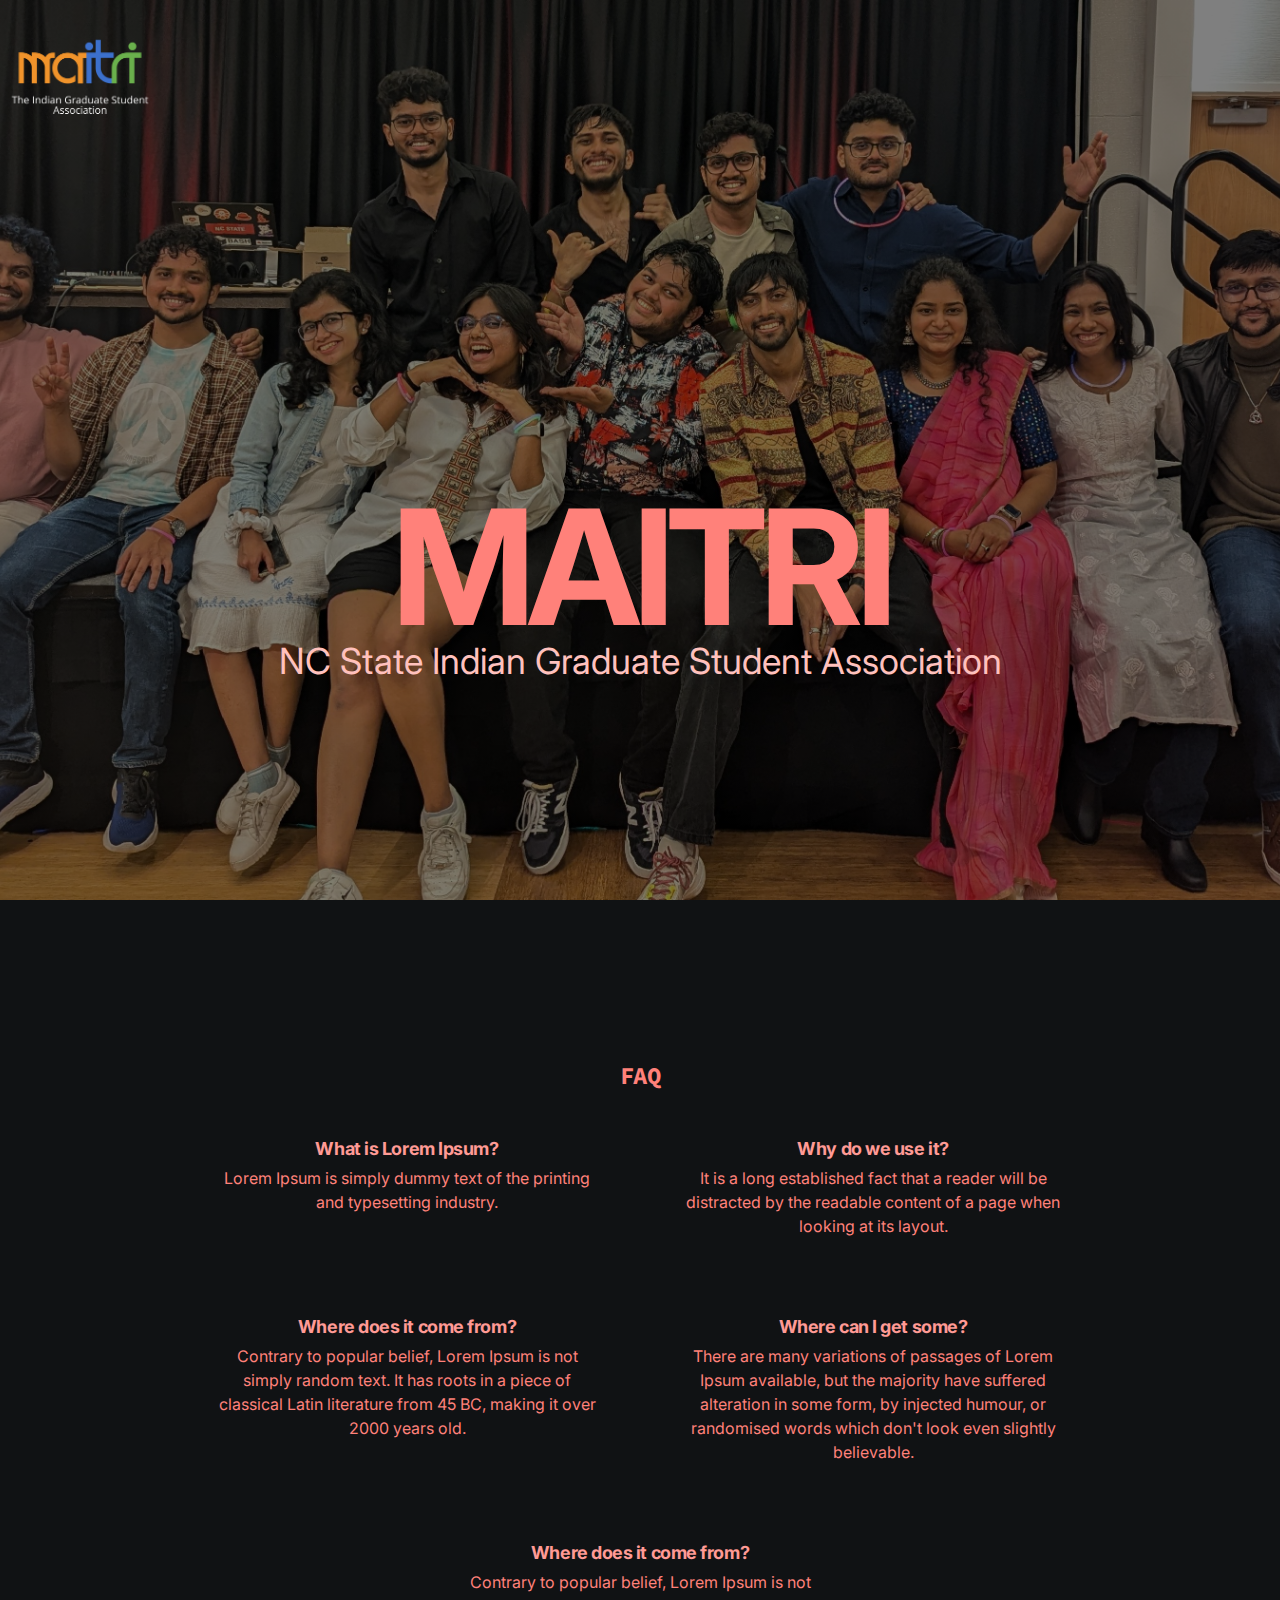
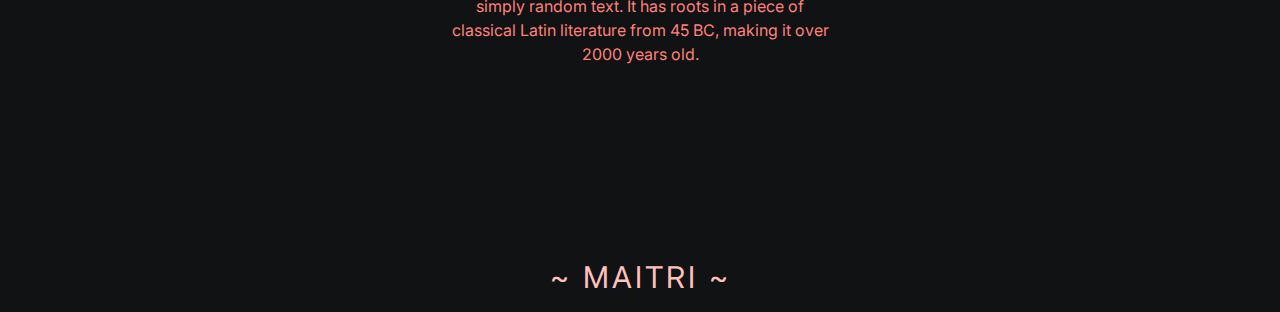
<file: index.html>
<!DOCTYPE html>
<html lang="en">

<head>
  <meta charset="UTF-8">
  <meta name="viewport" content="width=device-width, initial-scale=1.0">

  <link rel="preconnect" href="https://fonts.googleapis.com" />
  <link rel="preconnect" href="https://fonts.gstatic.com" crossorigin />
  <link
    href="https://fonts.googleapis.com/css2?family=Inter:wght@100..900&family=Shadows+Into+Light&family=Source+Code+Pro:ital,wght@0,200..900;1,200..900&display=swap"
    rel="stylesheet" />
  <link rel="stylesheet" href="./styles/modern-normalize.css" />
  <link rel="stylesheet" href="./styles/global.css" />
  <link rel="stylesheet" href="./styles/components/hero.css" />
  <link rel="stylesheet" href="./styles/components/footer.css" />
  <link rel="stylesheet" href="./styles/components/faq.css" />
  <link rel="stylesheet" href="./styles/components/footer.css" />
  <link rel="stylesheet" href="./styles/utils.css" />
  <link href="https://cdn.lineicons.com/5.0/lineicons.css" rel="stylesheet" />
  <title>Maitri - NC State Indian Graduate Student Association</title>
</head>

<body>
  <main>
    <section class="hero">
      <nav class="hero__nav">
        <img src="./public/header.png" alt="Maitri logo" width="5280" height="3521" class="hero__logo">
      </nav>
      <div class="hero__container">
        <h1 class="hero__title">Maitri</h1>
        <p class="hero__subtitle">NC State Indian Graduate Student Association</p>
      </div>
    </section>
    <section class="faq container section">
      <h2 class="title">FAQ</h2>
      <div class="faq__container">
        <div class="faq__box">
          <h3 class="faq__box-title">What is Lorem Ipsum?</h3>
          <p class="faq__box-description">
            Lorem Ipsum is simply dummy text of the printing and typesetting industry.
          </p>
        </div>
        <div class="faq__box">
          <h3 class="faq__box-title">Why do we use it?</h3>
          <p class="faq__box-description">
            It is a long established fact that a reader will be distracted by the readable content of a page when
            looking at its layout.
          </p>
        </div>
        <div class="faq__box">
          <h3 class="faq__box-title">Where does it come from?</h3>
          <p class="faq__box-description">
            Contrary to popular belief, Lorem Ipsum is not simply random text. It has roots in a piece of classical
            Latin literature from 45 BC, making it over 2000 years old.
          </p>
        </div>
        <div class="faq__box">
          <h3 class="faq__box-title">Where can I get some?</h3>
          <p class="faq__box-description">
            There are many variations of passages of Lorem Ipsum available, but the majority have suffered alteration in
            some form, by injected humour, or randomised words which don't look even slightly believable.
          </p>
        </div>
        <div class="faq__box">
          <h3 class="faq__box-title">Where does it come from?</h3>
          <p class="faq__box-description">
            Contrary to popular belief, Lorem Ipsum is not simply random text. It has roots in a piece of classical
            Latin literature from 45 BC, making it over 2000 years old.
          </p>
        </div>
      </div>
    </section>
  </main>
  <footer class="container section">
    <p class="footer__description"> ~ Maitri ~ </p>
    <div class="footer__social-container">
      <a title="email" href="mailto:maitri-igsa@ncsu.edu" target="_blank" rel="noreferrer noopener"
        class="footer__social" aria-label="email id"><i class="lni lni-envelope-1"></i></a>
      <a title="instagram" href="https://www.instagram.com/maitri.ncsu/" target="_blank" rel="noreferrer noopener"
        class="footer__social" aria-label="instagram link"><i class="lni lni-instagram"></i></a>
      <a title="linkedin" href="https://www.linkedin.com/company/maitri-indian-graduate-student-association/"
        target="_blank" rel="noreferrer noopener" class="footer__social" aria-label="linkedin link">
        <i class="lni lni-linkedin"></i></a>
    </div>
  </footer>
</body>

</html>
</file>
<file: styles/global.css>
:root {
  /* fonts */
  --font-primary: "Inter", sans-serif;
  --font-secondary: "Source Code Pro", monospace;

  /* colors */
  --clr-dark: #101214; /* DarkNeutral-100 */

  --clr-text: #ff817a; /* pastel red 1 */
  --clr-light: #ff9a95; /* pastel red 4 */
  --clr-a: #ffc1bd;/* pastel red 7 */

  /* sizes */
  --size-xxs: 0.5rem;
  --size-xs: 0.75rem;
  --size-sm: 0.875rem;
  --size-base: 1rem;
  --size-lg: 1.125rem;
  --size-xl: 1.25rem;
  --size-2xl: 1.5rem;
  --size-3xl: 1.875rem;
  --size-4xl: 2.25rem;
  --size-5xl: 3rem;
  --size-6xl: 3.75rem;
  --size-7xl: 4.5rem;
  --size-8xl: 6rem;
  --size-9xl: 8rem;
  --size-10xl: 10rem;
}

* {
    margin: 0;
    padding: 0;
    line-height: calc(1em + 0.5rem);
}

body {
    font-family: var(--font-primary);
    background-color: var(--clr-dark);
    color: var(--clr-light);
}

img,
picture,
video,
canvas,
svg {
  display: block;
  max-width: 100%;
}

input,
button,
textarea,
select {
  font: inherit;
}

button {
  border: none;
  background: none;
  cursor: pointer;
  color: inherit;
}

h1,
h2,
h3,
h4,
h5,
h6 {
  letter-spacing: -0.025em;
}

p {
  color: var(--clr-text);
}

a {
  color: var(--clr-a);
}

strong {
  color: var(--clr-light);
  font-weight: 900;
}

button:focus-visible,
a:focus-visible {
  outline: solid var(--clr-light);
}
</file>
<file: styles/components/hero.css>
.hero {
    height: 100vh;
    background: linear-gradient(rgba(0, 0, 0, 0.5), rgba(0, 0, 0, 0.5)), url('/public/hero_bg.jpg') fixed center/cover;
    background-attachment: fixed;
    padding-inline: 0 !important;
}

.hero__nav {
    padding-top: 2rem;
}

.hero__logo {
    width: var(--size-8xl);
    height: auto;
}

.hero__container {
    height: 100vh;
    display: flex;
    flex-direction: column;
    justify-content: center;
    align-items: center;
    text-align: center;
}

.hero__title {
    text-transform: uppercase;
    color: var(--clr-text);
    font-size: var(--size-7xl);
    letter-spacing: -0.05em;
    line-height: 0.9;
    text-shadow: 8em 8em 16em rgba(0, 0, 0, 0.5);
}

.hero__subtitle {
    color: var(--clr-a);
    font-size: var(--size-lg);
    text-shadow: 4em 4em 8em rgba(0, 0, 0, 0.5);
}

/* xs */
@media (min-width: 475px) {
    .hero__title {
        font-size: var(--size-8xl);
    }

    .hero__subtitle {
        font-size: var(--size-2xl);
    }

    .hero__logo {
        width: var(--size-9xl);
        height: auto;
    }
}

/* sm */
/* @media (min-width: 640px) {} */

/* md */
@media (min-width: 768px) {
    .hero__title {
        font-size: var(--size-9xl);
    }

    .hero__subtitle {
        font-size: var(--size-3xl);
    }
}

/* lg */
@media (min-width: 1024px) {
    .hero__title {
        font-size: var(--size-10xl);
    }

    .hero__subtitle {
        font-size: var(--size-4xl);
    }

    .hero__logo {
        width: var(--size-10xl);
        height: auto;
    }
}

/* xl */
/* @media (min-width: 1280px) {} */

/* 2xl */
/* @media (min-width: 1536px) {} */
</file>
<file: styles/components/footer.css>
.footer__description {
  color: var(--clr-a);
  text-align: center;
  font-size: var(--size-xl);
  text-transform: uppercase;
  letter-spacing: 0.1em;
  user-select: none;
}

.footer__social-container {
  text-align: center;
  display: flex;
  justify-content: center;
  gap: 1rem;
}

.footer__social {
  text-decoration: none;
  font-size: var(--size-3xl);
  padding: 0.5rem;
  border-radius: 6px;
  transition: background-color 0.3s;
  line-height: 0;
}

/* xs */
/* @media (min-width: 475px) {} */

/* sm */
@media (min-width: 640px) {}

/* md */
/* @media (min-width: 768px) {} */

/* lg */
@media (min-width: 1024px) {

  .footer__social {
    font-size: var(--size-5xl);
  }

  .footer__description {
    font-size: var(--size-3xl);
  }
}

/* xl */
/* @media (min-width: 1280px) {} */

/* 2xl */
/* @media (min-width: 1536px) {} */
</file>
<file: styles/components/faq.css>
.faq__container {
    display: flex;
    flex-wrap: wrap;
    justify-content: center;
    gap: 1rem;
}

.faq__box {
    text-align: center;
    padding: 2rem;
    width: 450px;
}

.faq__box-title {
    line-height: 1;
}

.faq__box-description {
    margin-top: 1rem;
}


/* xs */
/* @media (min-width: 475px) {} */

/* sm */
/* @media (min-width: 640px) {} */

/* md */
/* @media (min-width: 768px) {} */

/* lg */
@media (min-width: 1024px) {
    .faq__box-title {
        font-size: var(--size-lg);
    }

    .faq__box-description {
        font-size: var(--size-base);
        margin-top: 0.5rem;
    }
}

/* xl */
/* @media (min-width: 1280px) {} */

/* 2xl */
/* @media (min-width: 1536px) {} */
</file>
<file: styles/utils.css>
/* xs */
/* @media (min-width: 475px) {} */

/* sm */
/* @media (min-width: 640px) {} */

/* md */
/* @media (min-width: 768px) {} */

/* lg */
/* @media (min-width: 1024px) {} */

/* xl */
/* @media (min-width: 1280px) {} */

/* 2xl */
/* @media (min-width: 1536px) {} */

.container {
  width: 100%;
  margin-inline: auto;
  padding-inline: 0.5rem;
}

.btn {
  display: inline-block;
  background-color: var(--clr-a);
  color: var(--clr-dark);
  padding: 0.35em 1rem;
  font-weight: 500;
  border-radius: 6px;
  line-height: 1.5rem;
  text-decoration: none;
  transition: background-color 0.3s;
}

.btn:hover {
  background-color: var(--clr-neutral1000);
}

btn:focus-visible {
  outline: solid var(--clr-text);
}

.section {
  margin-top: 5rem;
}

.title {
  text-transform: uppercase;
  text-align: center;
  margin-bottom: 1rem;
  font-family: var(--font-secondary);
  color: var(--clr-text);
  font-size: var(--size-lg);
}

/* xs */
@media (min-width: 475px) {
  .container {
    max-width: 475px;
  }
}

/* sm */
@media (min-width: 640px) {
  .container {
    max-width: 640px;
  }

  .title {
    font-size: var(--size-xl);
  }
}

/* md */
@media (min-width: 768px) {
  .container {
    max-width: 768px;
  }
}

/* lg */
@media (min-width: 1024px) {
  .container {
    max-width: 1024px;
  }

  .section {
    margin-top: 10rem;
  }

  .title {
    font-size: var(--size-2xl);
  }
}

/* xl */
@media (min-width: 1280px) {
  .container {
    max-width: 1280px;
  }
}

/* 2xl */
@media (min-width: 1536px) {
  .container {
    max-width: 1536px;
  }
}
</file>
